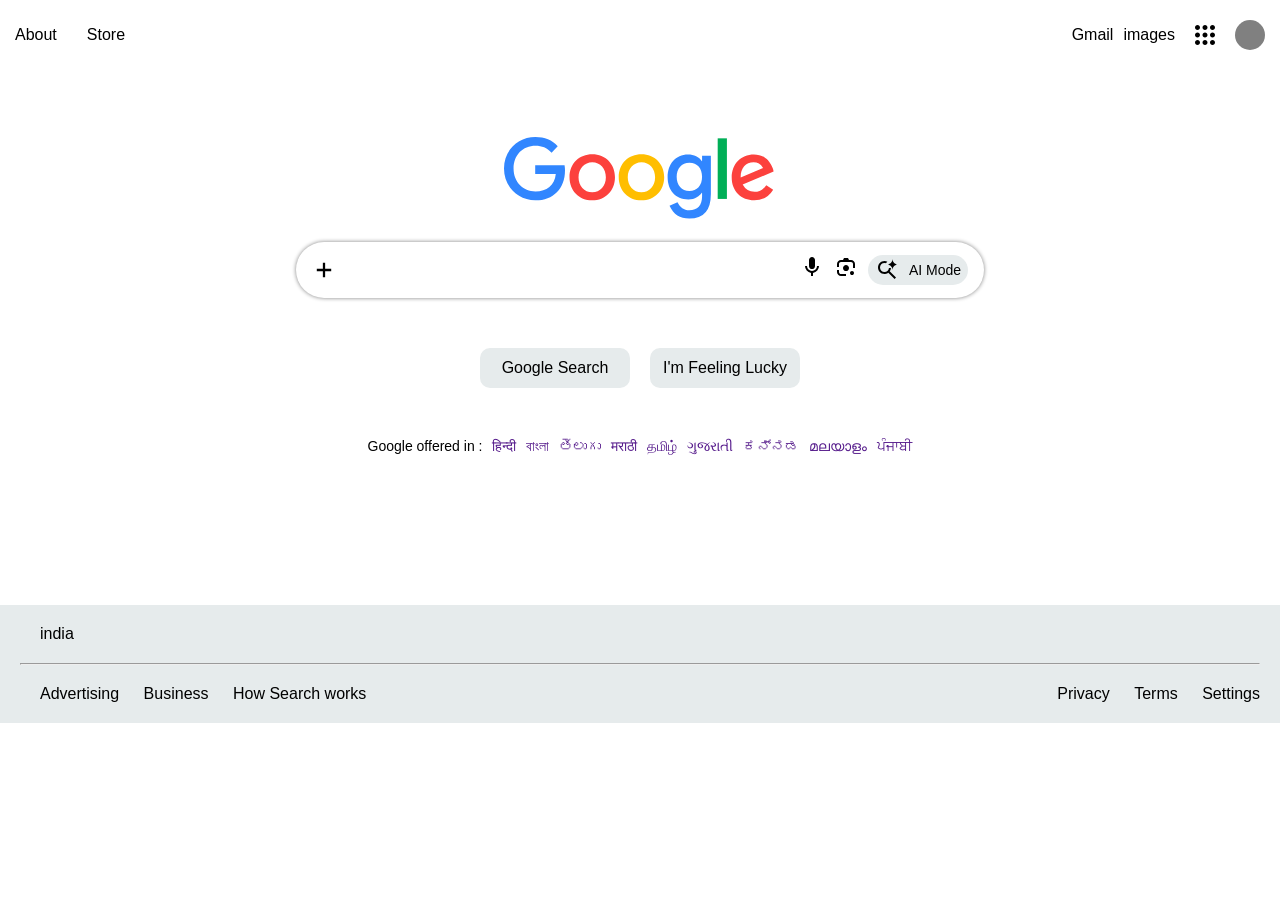
<file: google_search_page/index.html>
<!DOCTYPE html>
<html lang="en">

<head>
    <meta charset="UTF-8">
    <meta name="viewport" content="width=device-width, initial-scale=1.0">
    <link rel="stylesheet" href="style.css">
    <title>Google</title>
</head>

<body>
    <header>
        <div class="flex-header-parant">
            <div class="flex-header-child-1">
                <a href="" class="menu-1">About</a>
                <a href="" class="menu-1">Store</a>
            </div>
            <div class="flex-header-child-2">
                <a href="" class="menu-2">Gmail</a>
                <a href="" class="menu-2">images</a>
                <div class="menu-icon">
                    <svg class="gb_H" aria-hidden="true" focusable="false" viewBox="0 0 24 24">
                        <path
                            d="M6,8c1.1,0 2,-0.9 2,-2s-0.9,-2 -2,-2 -2,0.9 -2,2 0.9,2 2,2zM12,20c1.1,0 2,-0.9 2,-2s-0.9,-2 -2,-2 -2,0.9 -2,2 0.9,2 2,2zM6,20c1.1,0 2,-0.9 2,-2s-0.9,-2 -2,-2 -2,0.9 -2,2 0.9,2 2,2zM6,14c1.1,0 2,-0.9 2,-2s-0.9,-2 -2,-2 -2,0.9 -2,2 0.9,2 2,2zM12,14c1.1,0 2,-0.9 2,-2s-0.9,-2 -2,-2 -2,0.9 -2,2 0.9,2 2,2zM16,6c0,1.1 0.9,2 2,2s2,-0.9 2,-2 -0.9,-2 -2,-2 -2,0.9 -2,2zM12,8c1.1,0 2,-0.9 2,-2s-0.9,-2 -2,-2 -2,0.9 -2,2 0.9,2 2,2zM18,14c1.1,0 2,-0.9 2,-2s-0.9,-2 -2,-2 -2,0.9 -2,2 0.9,2 2,2zM18,20c1.1,0 2,-0.9 2,-2s-0.9,-2 -2,-2 -2,0.9 -2,2 0.9,2 2,2z">
                        </path>
                        <image src="https://ssl.gstatic.com/gb/images/bar/al-icon.png" alt="" height="24" width="24"
                            style="border:none;display:none \9"></image>
                    </svg>
                </div>
                <div class="profile">
                </div>
            </div>
        </div>
    </header>
    <section>
        <div class="section-container-1">
            <div class="web-logo">
                <svg class="ESTs9d" aria-label="Google" height="92" role="img" viewBox="0 0 272 92" width="272"
                    xmlns="http://www.w3.org/2000/svg">
                    <path
                        d="M31.32 70.33c17.65.17 29.67-11.68 29.67-29.92q.01-2.29-.43-5.08H31.2v8.76h20.6c-1.1 11.47-9.18 17.44-20.27 17.44-12.44 0-21.96-9.35-21.96-22.94 0-13.41 9.1-22.77 21.96-22.77 6.48 0 11.26 2 16.04 6.9l6.14-6.43c-5.38-6.3-13.16-9.31-22.3-9.31C13.7 6.98 0 20.27 0 38.46c0 17.4 13.25 31.7 31.32 31.87"
                        fill="#3186FF"></path>
                    <path
                        d="M88.2 70.33c13.2 0 22.77-9.69 22.77-23.15 0-13.2-9.35-22.98-22.77-22.98-12.7 0-22.68 9.02-22.68 22.98 0 13.33 9.43 23.15 22.68 23.15m0-8.04c-8.04 0-13.67-6.6-13.67-15.1s5.93-14.95 13.67-14.95c8.17 0 13.67 6.6 13.67 14.94 0 8.64-5.63 15.11-13.67 15.11"
                        fill="#FC413D"></path>
                    <path
                        d="M137.42 70.33c13.29 0 22.77-9.73 22.77-23.15 0-13.2-9.35-22.98-22.77-22.98-12.7 0-22.68 9.02-22.68 22.98 0 13.33 9.43 23.15 22.68 23.15m0-8.04c-8.04 0-13.67-6.6-13.67-15.1s5.93-14.95 13.67-14.95c8.17 0 13.67 6.6 13.67 14.94 0 8.64-5.63 15.11-13.67 15.11"
                        fill="#FFBE00"></path>
                    <path
                        d="M185.37 88.57q21.51 0 21.5-24.63V25.77h-8.8v5.37h-.17c-2.75-4.27-7.96-6.68-13.84-6.68-12.7 0-20.44 9.69-20.44 22.6 0 12.86 7.53 22.34 20.78 22.34 6.52 0 11.34-3.72 13.37-6.77h.3v3.94c0 8.67-4.49 13.8-12.82 13.8-5.46 0-9.1-3.01-11.77-8.05l-7.96 3.52c4.2 8.84 10.16 12.73 19.85 12.73m0-27.55c-7.74 0-12.7-5.71-12.7-14.22 0-8.2 4.92-14.13 12.75-14.13s12.65 5.5 12.65 14.09c0 8.68-5.08 14.26-12.7 14.26"
                        fill="#3186FF"></path>
                    <path d="M222.91 8.33h-9.22v60.6h9.22z" fill="#00AF57"></path>
                    <path
                        d="M250.17 70.25a22.1 22.1 0 0 0 19-10.54l-6.86-4.49c-3 4.2-7.1 6.6-11.72 6.6a13.6 13.6 0 0 1-11.93-7.23l30.93-13.12a20 20 0 0 0-.84-3.22c-3.69-9.48-10.12-13.8-18.8-13.8-13.24 0-22.25 9.66-22.25 23.03 0 13.67 9.47 22.77 22.47 22.77m-13.5-22.81v-.51c0-8.76 5.03-14.64 12.95-14.64 3.76 0 7.15 1.69 9.44 5.67z"
                        fill="#FC413D"></path>
                </svg>
            </div>
        </div>
    </section>
    <section>
        <div class="section-container-2">
            <div class="input-field">
                <div class="add-icon">
                    <svg aria-hidden="true" focusable="false" viewBox="0 -960 960 960"
                        xmlns="http://www.w3.org/2000/svg">
                        <path d="M434.5-434.5H191.87v-91H434.5v-242.63h91v242.63h242.63v91H525.5v242.63h-91V-434.5Z"
                            fill="currentColor"></path>
                    </svg>
                </div>
                <input type="text">

                <div class="flex">
                    <div class="mic-icon">
                        <svg class="ByCvB" aria-hidden="true" focusable="false" viewBox="0 -960 960 960"
                            xmlns="http://www.w3.org/2000/svg">
                            <path
                                d="M480-400q-50 0-85-35t-35-85v-240q0-50 35-85t85-35q50 0 85 35t35 85v240q0 50-35 85t-85 35Zm-40 280v-123q-104-14-172-93t-68-184h80q0 83 58.5 141.5T480-320q83 0 141.5-58.5T680-520h80q0 105-68 184t-172 93v123h-80Z"
                                fill="currentColor"></path>
                        </svg>
                    </div>
                    <div class="lens-icon">
                        <svg class="hWdRGb" aria-hidden="true" focusable="false" viewBox="0 -960 960 960"
                            xmlns="http://www.w3.org/2000/svg">
                            <path
                                d="M480-320q-50 0-85-35t-35-85q0-50 35-85t85-35q50 0 85 35t35 85q0 50-35 85t-85 35Zm240 160q-33 0-56.5-23.5T640-240q0-33 23.5-56.5T720-320q33 0 56.5 23.5T800-240q0 33-23.5 56.5T720-160Zm-440 40q-66 0-113-47t-47-113v-80h80v80q0 33 23.5 56.5T280-200h200v80H280Zm480-320v-160q0-33-23.5-56.5T680-680H280q-33 0-56.5 23.5T200-600v120h-80v-120q0-66 47-113t113-47h80l40-80h160l40 80h80q66 0 113 47t47 113v160h-80Z"
                                fill="currentColor"></path>
                        </svg>
                    </div>
                    <div class="flex-icons">
                        <div class="search-icon">
                            <svg focusable="false" aria-hidden="true" xmlns="http://www.w3.org/2000/svg"
                                enable-background="new 0 0 24 24" height="24" viewBox="0 0 24 24" width="24">
                                <g>
                                    <rect fill="none" height="24" width="24"></rect>
                                </g>
                                <g>
                                    <g>
                                        <path
                                            d="M17.5 12c0-3.04 2.46-5.5 5.5-5.5-3.04 0-5.5-2.46-5.5-5.5 0 3.04-2.46 5.5-5.5 5.5 3.04 0 5.5 2.46 5.5 5.5z">
                                        </path>
                                        <path
                                            d="M15.65 11.58c.18-.5.27-1.03.31-1.58h-2c-.1 1.03-.51 1.93-1.27 2.69-.88.87-1.94 1.31-3.19 1.31C7.03 14 5 12.07 5 9.5 5 7.03 6.93 5 9.5 5c.46 0 .89.08 1.3.2l1.56-1.56C11.5 3.22 10.55 3 9.5 3 5.85 3 3 5.85 3 9.5S5.85 16 9.5 16c.56 0 2.26-.06 3.8-1.3l6.3 6.3 1.4-1.4-6.3-6.3c.4-.5.72-1.08.95-1.72z">
                                        </path>
                                    </g>
                                </g>
                            </svg>
                        </div>
                        <span>AI Mode</span>
                    </div>
                </div>
            </div>
        </div>
    </section>
    <section>
        <div class="section-container-3">
            <div class="flex-parant">
                <div class="child-element-1">Google Search</div>
                <div class="child-element-1">I'm Feeling Lucky</div>
            </div>
        </div>
    </section>
    <section>
        <div class="section-container-4">
            <div class="flex-parant-2">
                <div class="flex-element">
                    <ul>
                        <li class="list">Google offered in :</li>
                        <li class="list"><a href="">हिन्दी</a></li>
                        <li class="list"><a href="">বাংলা</a></li>
                        <li class="list"><a href="">తెలుగు</a></li>
                        <li class="list"><a href="">मराठी</a></li>
                        <li class="list"><a href="">தமிழ்</a></li>
                        <li class="list"><a href="">ગુજરાતી</a></li>
                        <li class="list"><a href="">ಕನ್ನಡ</a></li>
                        <li class="list"><a href="">മലയാളം</a></li>
                        <li class="list"><a href="">ਪੰਜਾਬੀ</a></li>
                    </ul>
                </div>
            </div>
        </div>
    </section>
    <footer>
        <div class="footer-container">
            <div class="footer-elements">
                <div class="location">
                    <p>india</p>
                </div>
                <hr>
                <div class="flex-footer">
                    <div class="element-1">
                        <a href="">Advertising</a>
                        <a href="">Business</a>
                        <a href="">How Search works</a>
                    </div>
                    <div class="element-1">
                        <a href="">Privacy</a>
                        <a href="">Terms</a>
                        <a href="">Settings</a>
                    </div>
                </div>
            </div>
        </div>
    </footer>
</body>

</html>
</file>
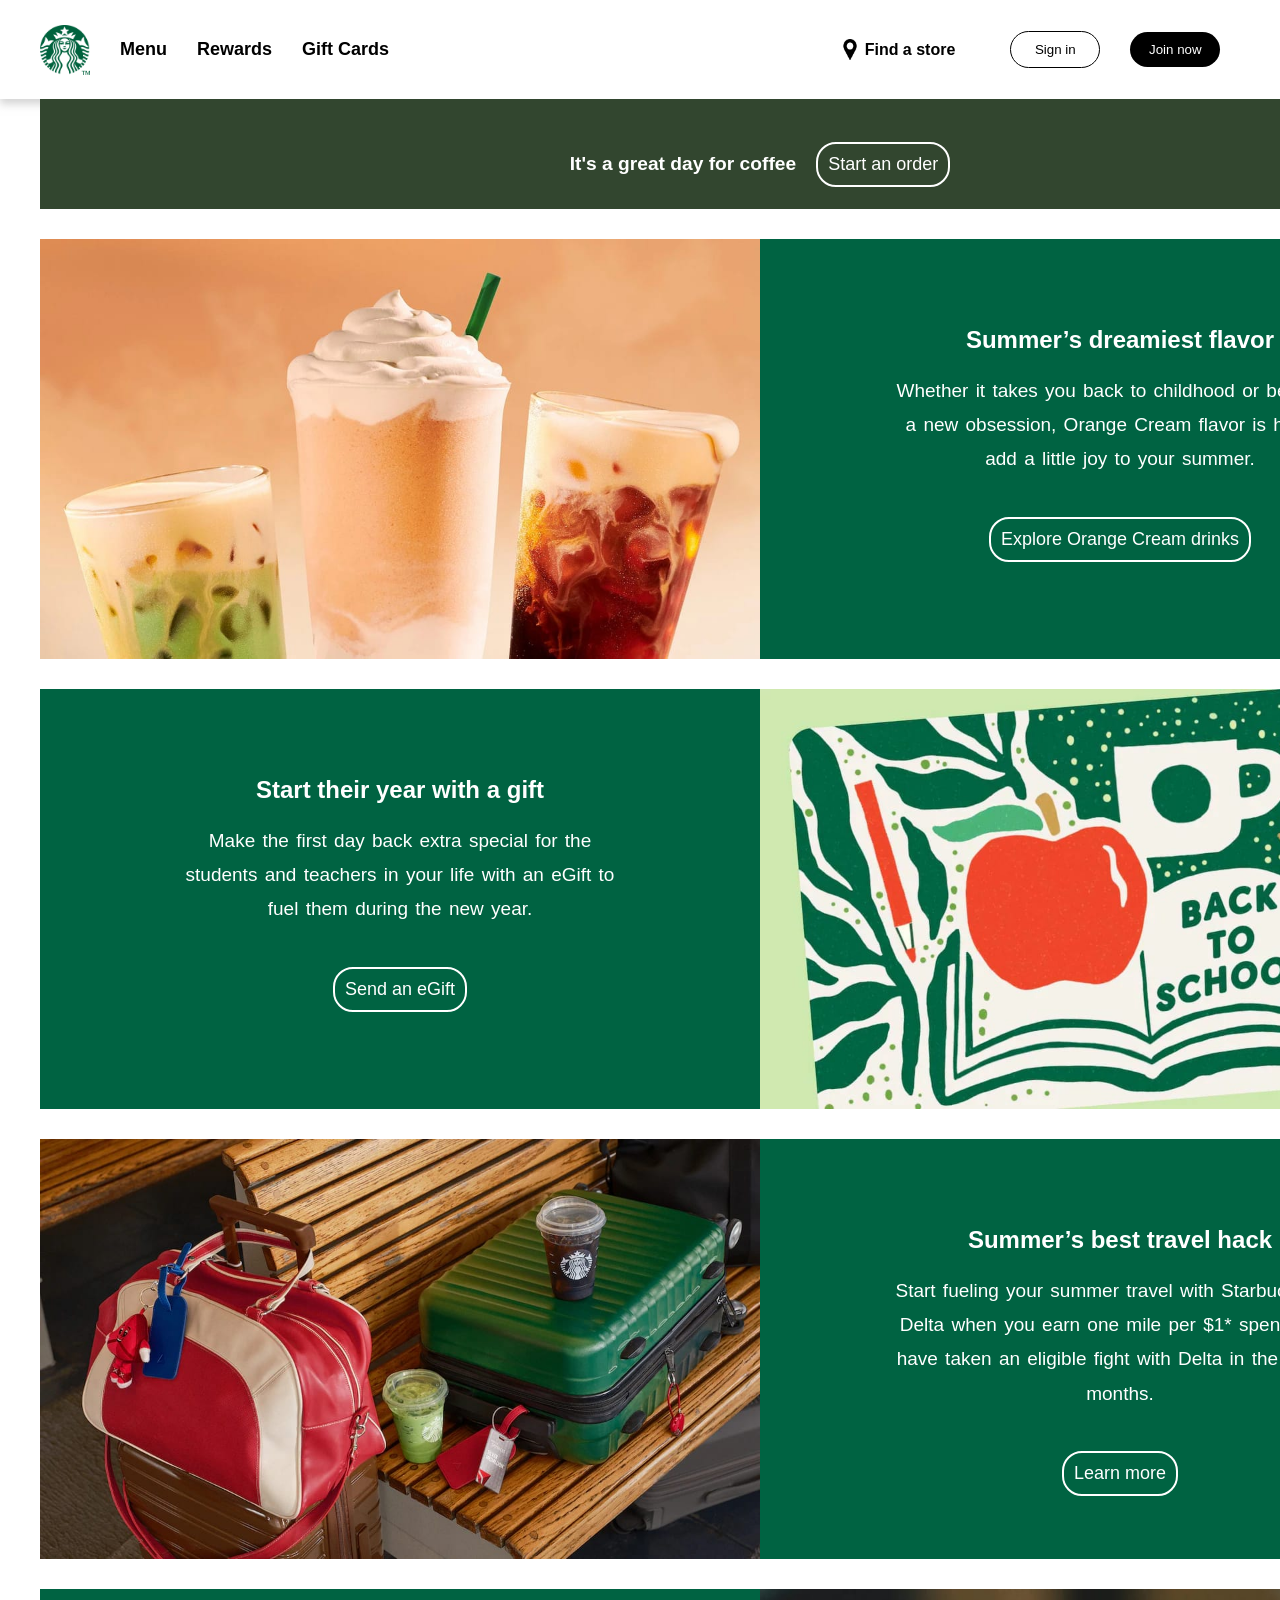
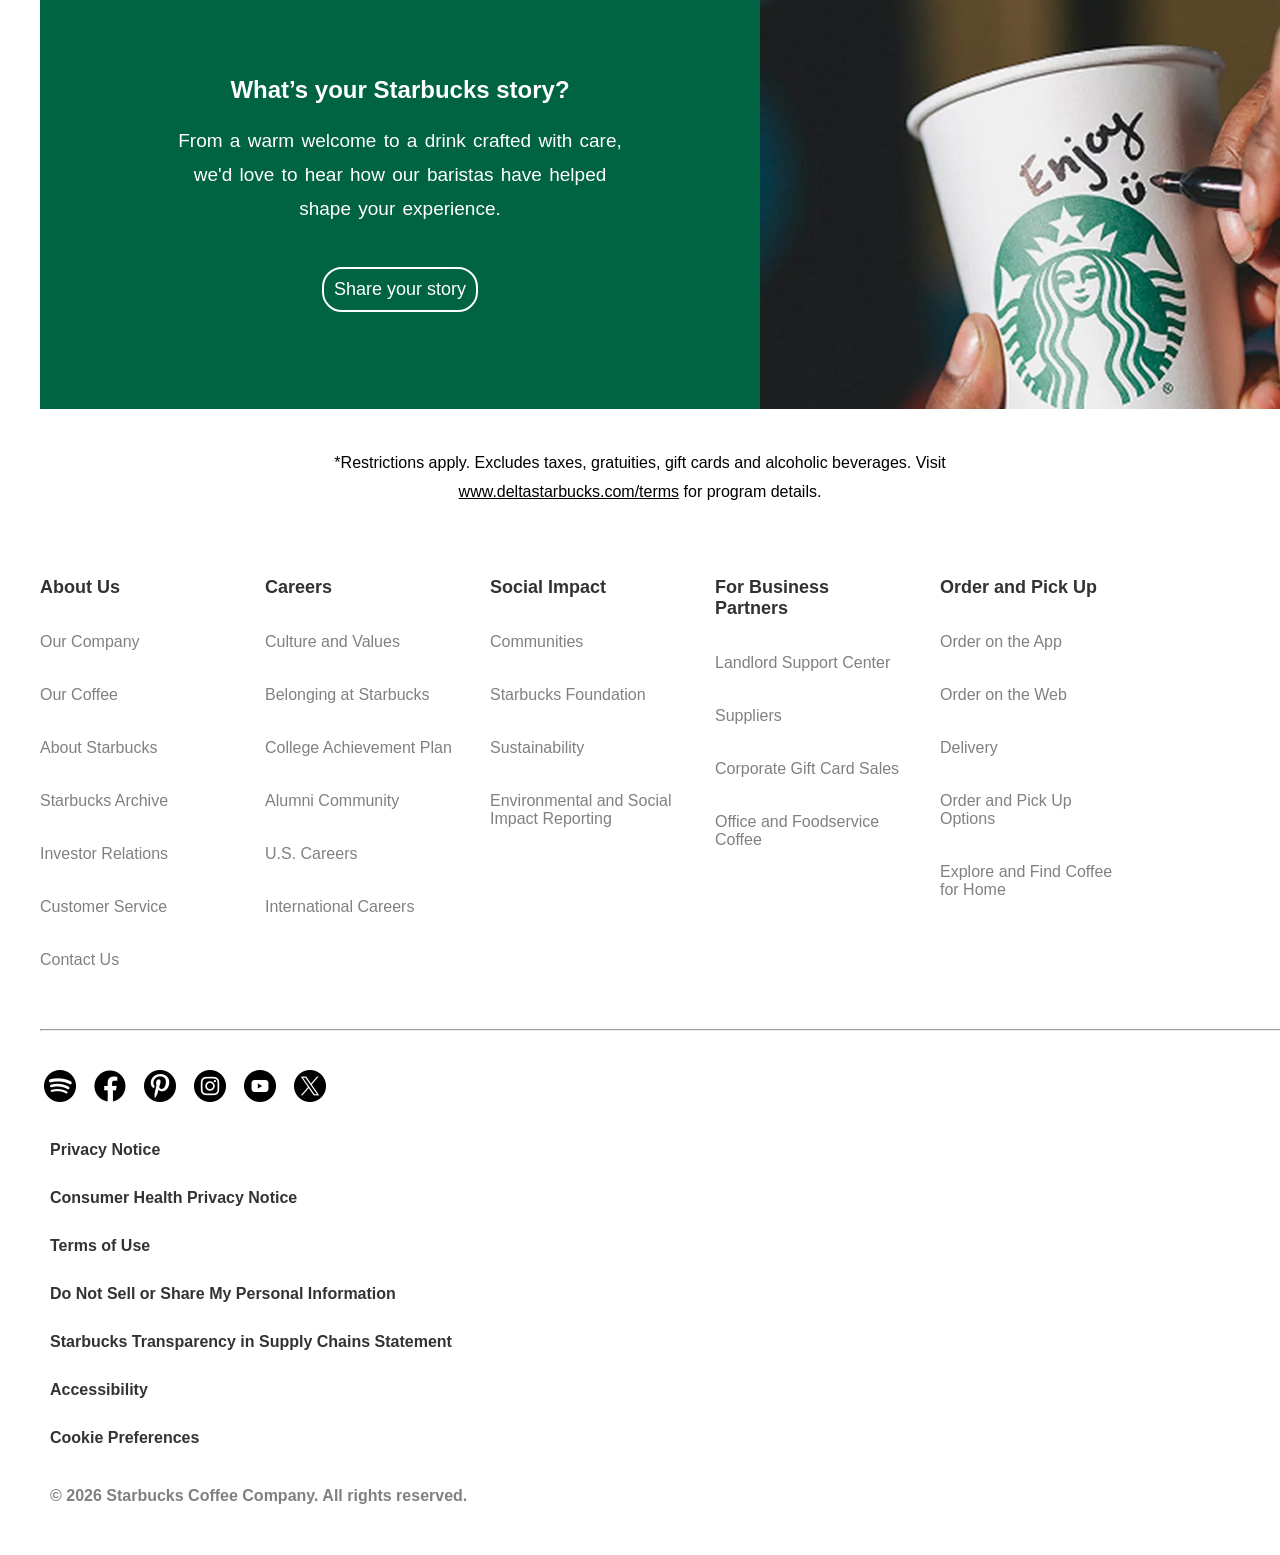
<file: starbucks/index.html>
<!DOCTYPE html>
<html lang="en">

<head>
    <meta charset="UTF-8">
    <meta name="viewport" content="width=device-width, initial-scale=1.0">
    <link rel="stylesheet" href="style.css">
    <link rel="icon" href="./icons/starbucks.png">
    <title>Starbucks</title>
</head>

<body>
    <header>
        <div class="header-parant">
            <div class="header-child-1">
                <div class="web-logo-">
                    <img src="./icons/starbucks.png" alt="logo" class="web-logo">
                </div>
                <div class="header-child-2">
                    <a href="menu.html">Menu</a>
                    <a href="#">Rewards</a>
                    <a href="#">Gift Cards</a>
                </div>
            </div>
            <div class="flex-menu-parant">
                <div class="header-child-3">
                    <img src="./icons/pin.png" alt="location-icon" class="locat-logo">
                    <a href="#">Find a store</a>
                    <button class="sign-btn">Sign in</button>
                    <button class="join-btn">Join now</button>
                </div>
            </div>
        </div>
    </header>
    <section>
        <div class="section-container-1">
            <div class="section-container-1-element">
                <p class="element-1">It's a great day for coffee </p>
                <a href="#" class="a-btn">Start an order</a>
            </div>
        </div>
    </section>
    <section>
        <div class="section-container-2">
            <div class="flex-section-container-element">
                <div class="image-element">
                    <img src="./assets/image1.jpeg" alt="image" class="image-element-1">
                </div>
                <div class="text-elment">
                    <div class="sub-text-elment">
                        <h2>
                            Summer’s dreamiest flavor
                        </h2>
                        <p>Whether it takes you back to childhood or becomes a new obsession,
                            Orange Cream flavor is here to add a little joy to your summer.
                        </p>
                        <a href="#" class="a-btn-1">Explore Orange Cream drinks</a>
                    </div>
                </div>
            </div>
        </div>
    </section>
    <section>
        <div class="section-container-2">
            <div class="flex-section-container-element">
                <div class="text-elment">
                    <div class="sub-text-elment">
                        <h2>
                            Start their year with a gift
                        </h2>
                        <p>Make the first day back extra special for the students and teachers in
                            your life with an eGift to fuel them during the new year.
                        </p>
                        <a href="#" class="a-btn-1">Send an eGift</a>
                    </div>
                </div>
                <div class="image-element">
                    <img src="./assets/image2.jpeg" alt="image" class="image-element-1">
                </div>

            </div>
        </div>
    </section>
    <section>
        <div class="section-container-2">
            <div class="flex-section-container-element">
                <div class="image-element">
                    <img src="./assets/image4.jpeg" alt="image" class="image-element-1">
                </div>
                <div class="text-elment">
                    <div class="sub-text-elment">
                        <h2>
                            Summer’s best travel hack
                        </h2>
                        <p>Start fueling your summer travel with Starbucks and Delta when you earn one mile per $1*
                            spent
                            if you have taken an eligible fight with Delta in the last 12 months.
                        </p>
                        <a href="#" class="a-btn-1">Learn more</a>
                    </div>
                </div>
            </div>
        </div>
    </section>
    <section>
        <div class="section-container-2">
            <div class="flex-section-container-element">
                <div class="text-elment">
                    <div class="sub-text-elment">
                        <h2>
                            What’s your Starbucks story?
                        </h2>
                        <p>From a warm welcome to a drink crafted with care, we'd love to hear
                            how our baristas have helped shape your experience.
                        </p>
                        <a href="#" class="a-btn-1">Share your story</a>
                    </div>
                </div>
                <div class="image-element">
                    <img src="./assets/image3.jpeg" alt="image" class="image-element-1">
                </div>

            </div>
        </div>
    </section>
    <section>
        <div class="section-container-3">
            <div class="section-container-info">
                <p>*Restrictions apply. Excludes taxes, gratuities, gift cards and alcoholic beverages. Visit <a
                        href="">www.deltastarbucks.com/terms</a> for program details.</p>
            </div>
        </div>
    </section>
    <footer>
        <div class="flex-footer-parant">
            <div class="footer-child">
                <div class="footer-element-1">
                    <h2 class="title-1">About Us</h2>
                    <ul class="list">
                        <li class="list-element"><a href="#">Our Company</a></li>
                        <li class="list-element"><a href="">Our Coffee</a></li>
                        <li class="list-element"><a href="">About Starbucks</a></li>
                        <li class="list-element"><a href="">Starbucks Archive</a></li>
                        <li class="list-element"><a href="">Investor Relations</a></li>
                        <li class="list-element"><a href="">Customer Service</a></li>
                        <li class="list-element"><a href="">Contact Us</a></li>
                    </ul>
                </div>
                <div class="footer-element-1">
                    <h2 class="title-1">Careers</h2>
                    <ul class="list">
                        <li class="list-element"><a href="#">Culture and Values</a></li>
                        <li class="list-element"><a href="">Belonging at Starbucks</a></li>
                        <li class="list-element"><a href="">College Achievement Plan</a></li>
                        <li class="list-element"><a href="">Alumni Community</a></li>
                        <li class="list-element"><a href="">U.S. Careers</a></li>
                        <li class="list-element"><a href="">International Careers</a></li>
                    </ul>
                </div>
                <div class="footer-element-1">
                    <h2 class="title-1">Social Impact</h2>
                    <ul class="list">
                        <li class="list-element"><a href="#">Communities</a></li>
                        <li class="list-element"><a href="">Starbucks Foundation</a></li>
                        <li class="list-element"><a href="">Sustainability</a></li>
                        <li class="list-element"><a href="">Environmental and Social Impact Reporting</a></li>
                    </ul>
                </div>
                <div class="footer-element-1">
                    <h2 class="title-1">For Business Partners</h2>
                    <ul class="list">
                        <li class="list-element"><a href="#">Landlord Support Center</a></li>
                        <li class="list-element"><a href="">Suppliers</a></li>
                        <li class="list-element"><a href="">Corporate Gift Card Sales</a></li>
                        <li class="list-element"><a href="">Office and Foodservice Coffee</a></li>
                    </ul>
                </div>
                <div class="footer-element-1">
                    <h2 class="title-1">Order and Pick Up</h2>
                    <ul class="list">
                        <li class="list-element"><a href="#">Order on the App</a></li>
                        <li class="list-element"><a href="">Order on the Web</a></li>
                        <li class="list-element"><a href="">Delivery</a></li>
                        <li class="list-element"><a href="">Order and Pick Up Options</a></li>
                        <li class="list-element"><a href="">Explore and Find Coffee for Home</a></li>
                    </ul>
                </div>
            </div>
            <hr>
            <div class="footer-child-2">
                <div class="flex-fotter-element-2">
                    <div class="social"><img src="./icons/spotify.png" alt="img" class="icon-img"></div>
                    <div class="social"><img src="./icons/facebook.png" alt="img" class="icon-img"></div>
                    <div class="social"><img src="./icons/social.png" alt="img" class="icon-img"></div>
                    <div class="social"><img src="./icons/instagram.png" alt="img" class="icon-img"></div>
                    <div class="social"><img src="./icons/youtube.png" alt="img" class="icon-img"></div>
                    <div class="social"><img src="./icons/twitter.png" alt="img" class="icon-img"></div>
                </div>
                <div class="flex-fotter-element-3">
                    <ul>
                        <li class="list2"><a href="">Privacy Notice</a></li>
                        <li class="list2"><a href="">Consumer Health Privacy Notice</a></li>
                        <li class="list2"><a href="">Terms of Use</a></li>
                        <li class="list2"><a href="">Do Not Sell or Share My Personal Information</a></li>
                        <li class="list2"><a href="">Starbucks Transparency in Supply Chains Statement</a></li>
                        <li class="list2"><a href="">Accessibility</a></li>
                        <li class="list2"><a href="">Cookie Preferences</a></li>
                    </ul>
                </div>
                <div class="flex-fotter-element-4">
                   <p class="date">
                    © 2026 Starbucks Coffee Company. All rights reserved.
                   </p> 
                </div>
            </div>
        </div>
    </footer>
</body>

</html>
</file>
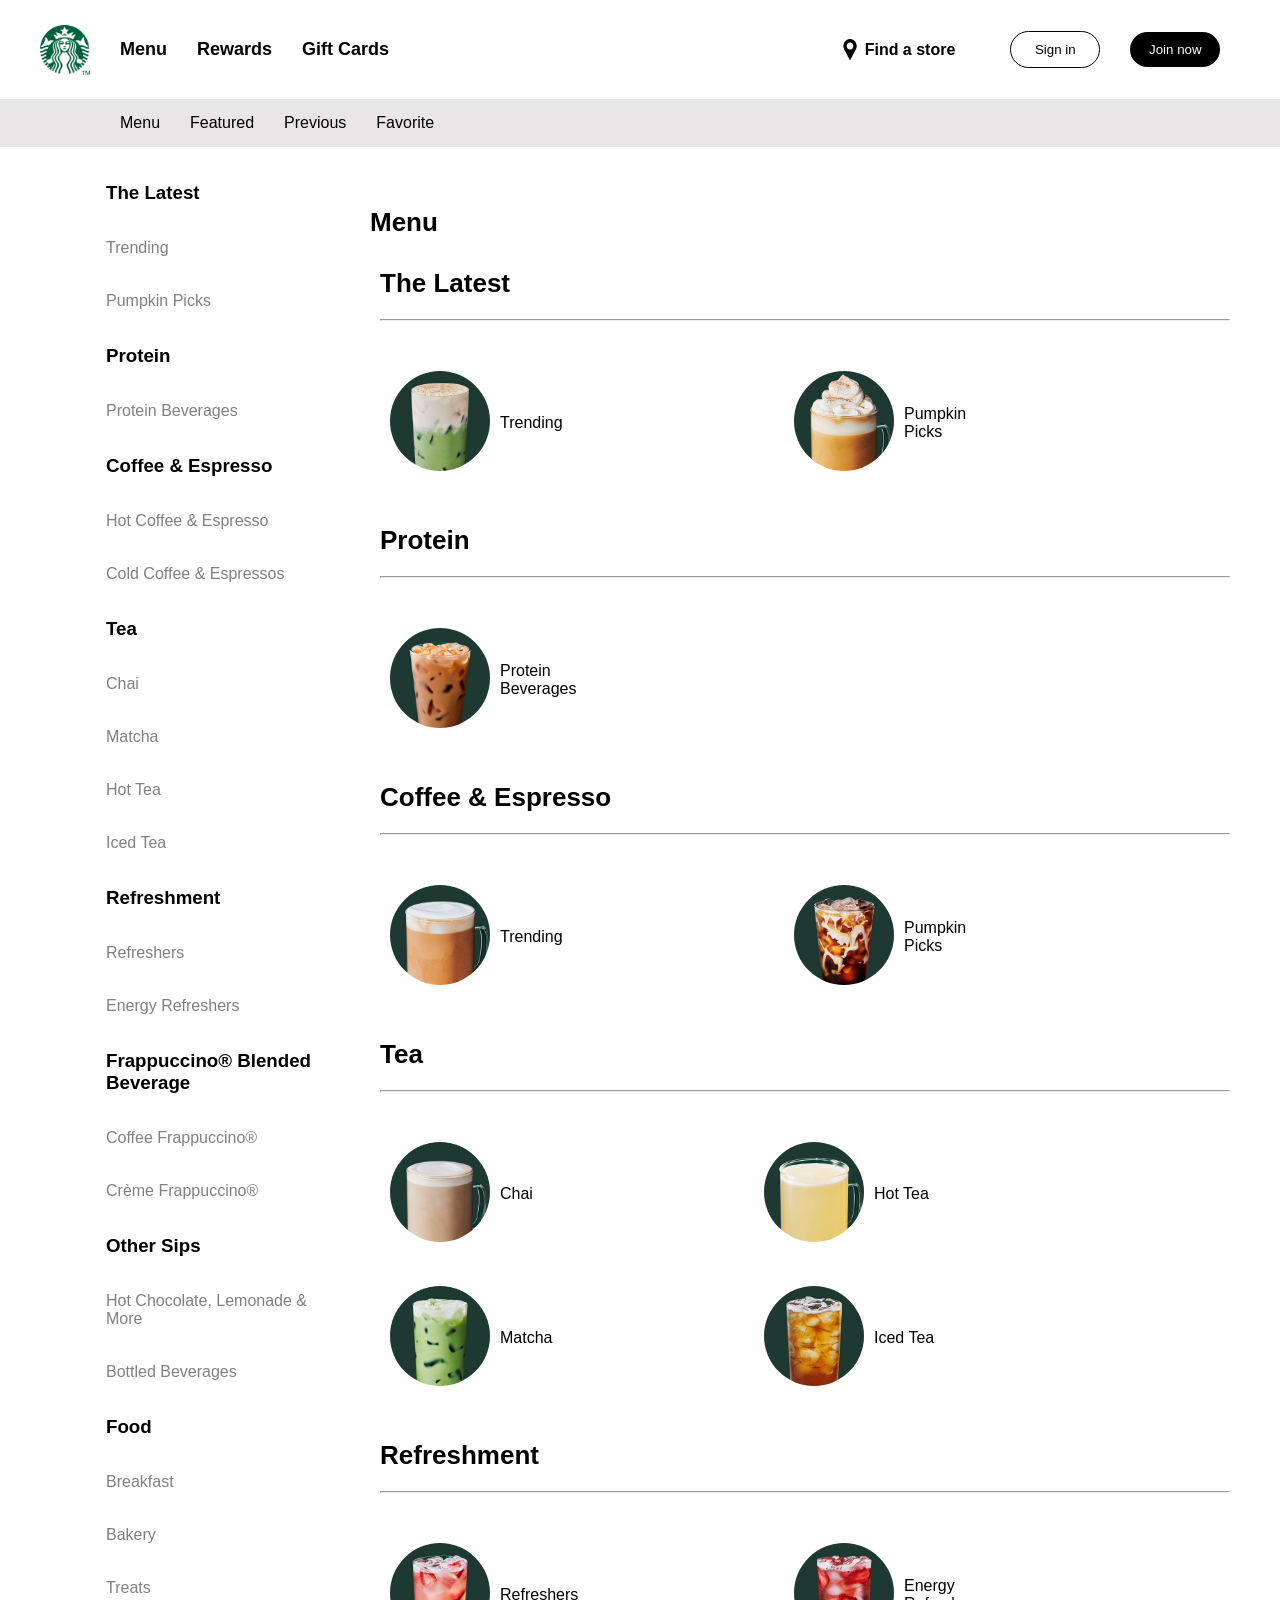
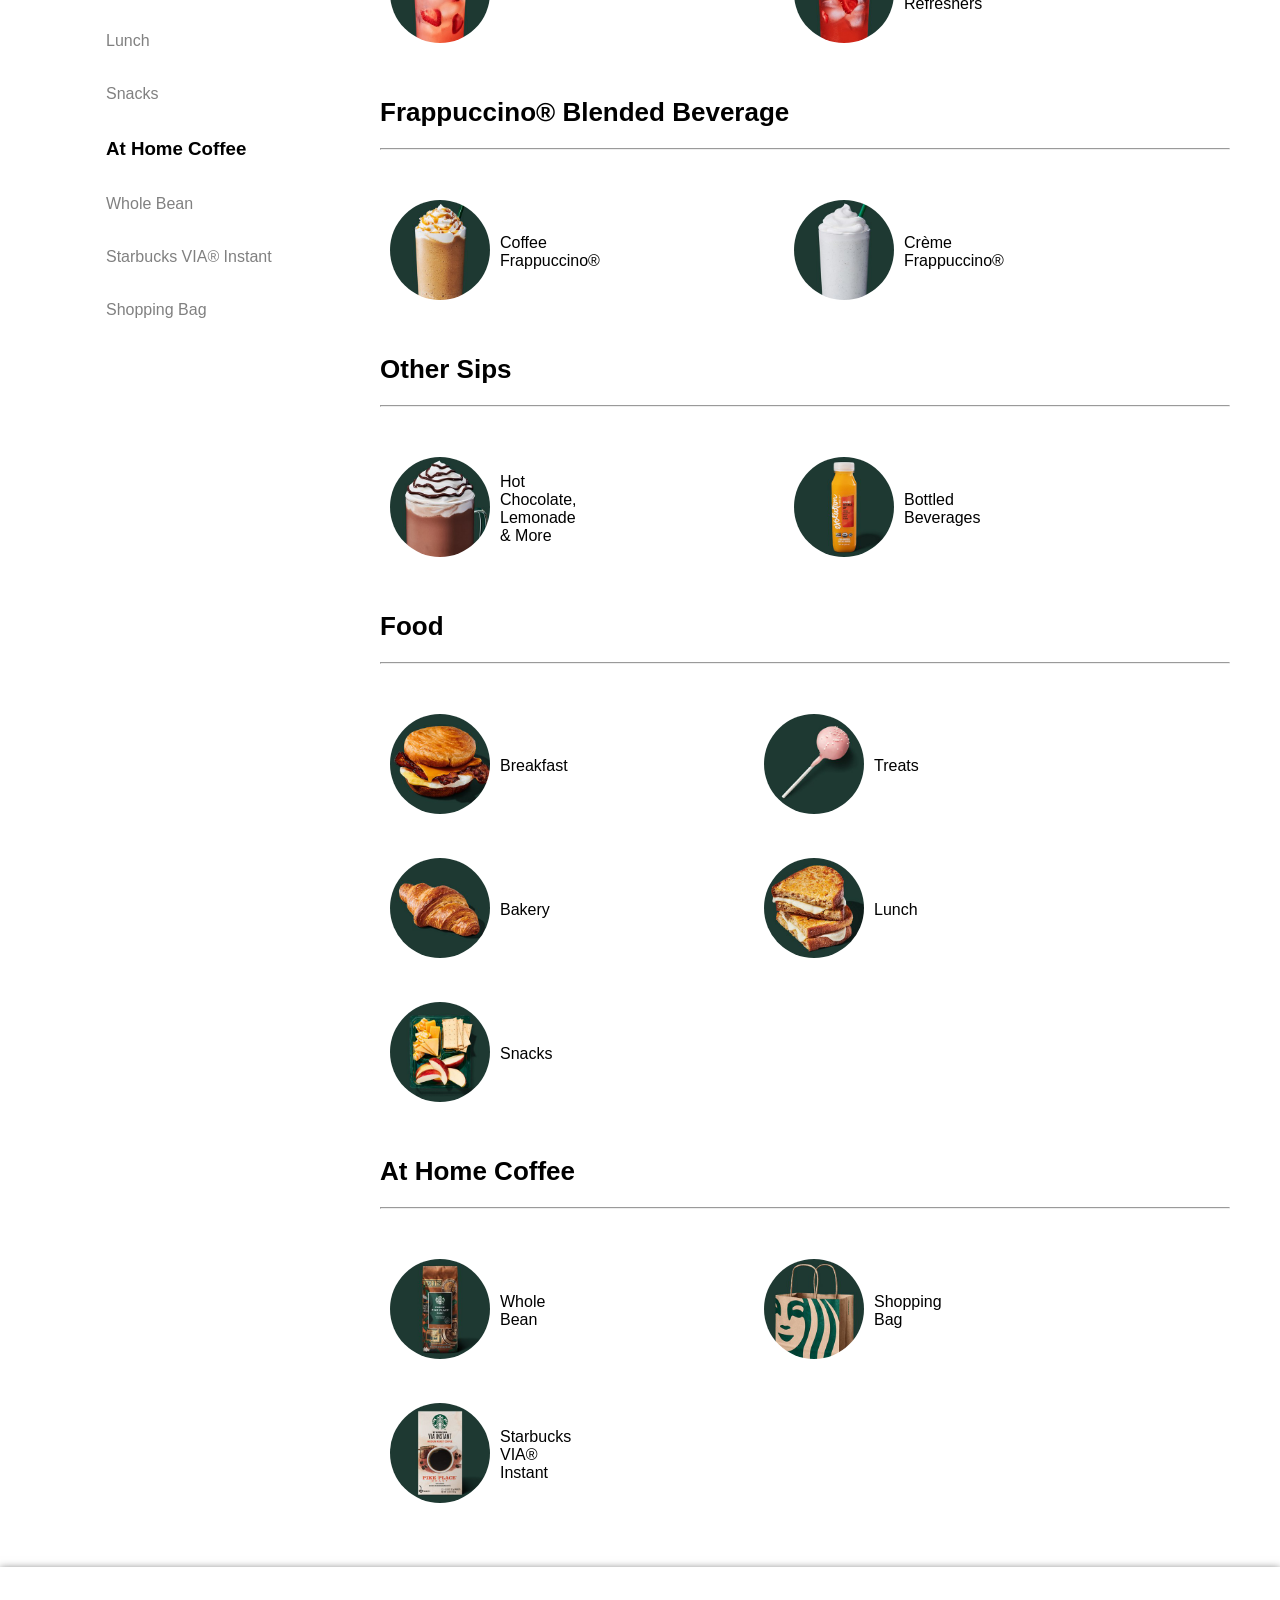
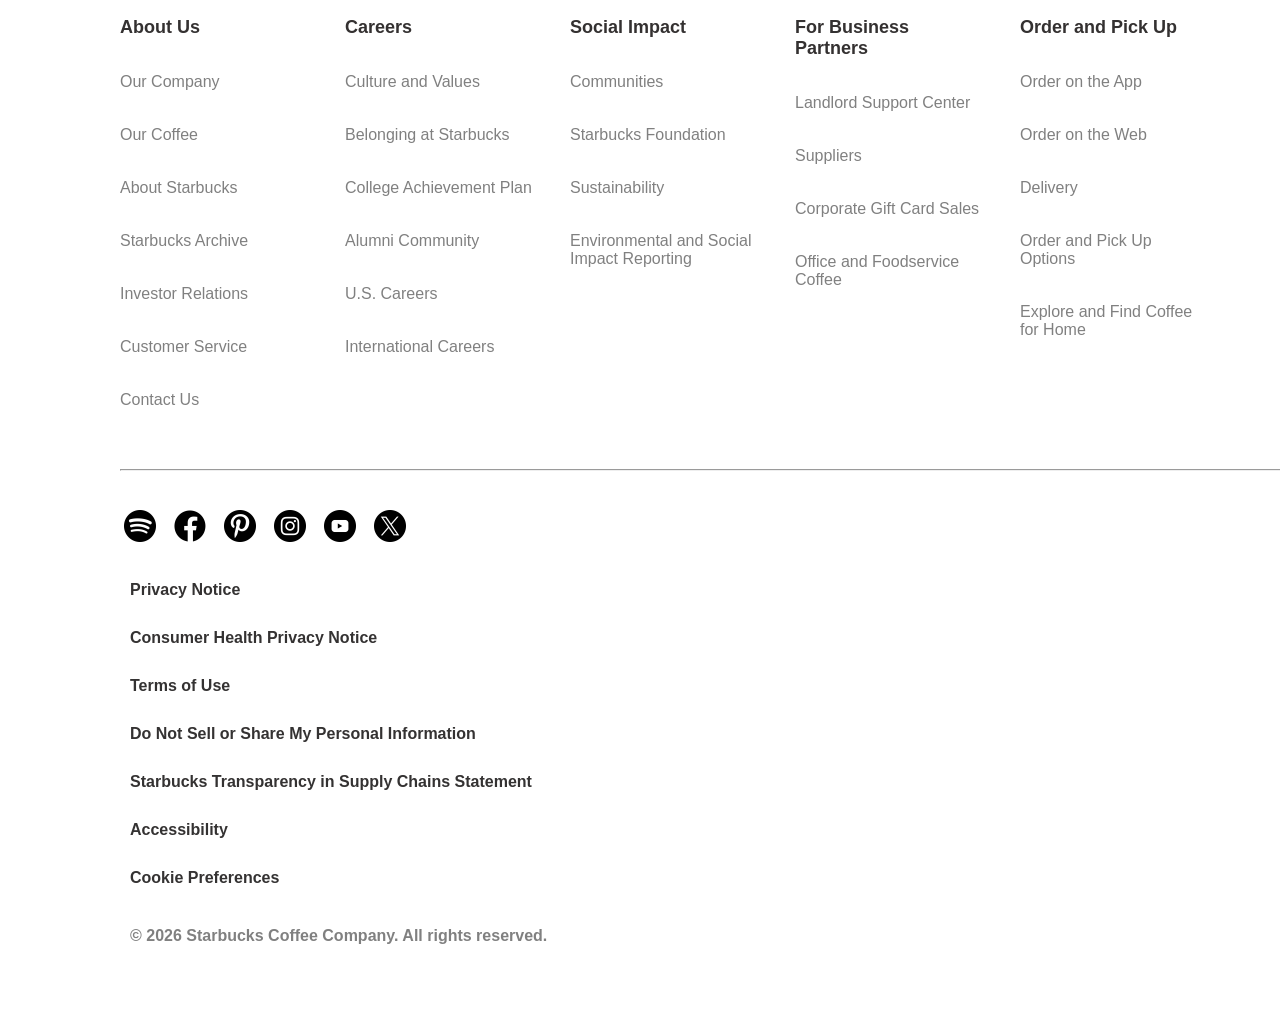
<file: starbucks/menu.html>
<!DOCTYPE html>
<html lang="en">

<head>
    <meta charset="UTF-8">
    <meta name="viewport" content="width=device-width, initial-scale=1.0">
    <link rel="stylesheet" href="menu.css">
    <link rel="icon" href="./icons/starbucks.png">
    <title>Starbucks</title>
</head>

<body>
    <header>
        <div class="header-parant">
            <div class="header-child-1">
                <div class="web-logo-">
                    <img src="./icons/starbucks.png" alt="logo" class="web-logo">
                </div>
                <div class="header-child-2">
                    <a href="#">Menu</a>
                    <a href="#">Rewards</a>
                    <a href="#">Gift Cards</a>
                </div>
            </div>
            <div class="flex-menu-parant">
                <div class="header-child-3">
                    <img src="./icons/pin.png" alt="location-icon" class="locat-logo">
                    <a href="#">Find a store</a>
                    <button class="sign-btn">Sign in</button>
                    <button class="join-btn">Join now</button>
                </div>
            </div>
        </div>
        <div class="header-parant-2">
            <div class="header-parant-contaier-2">
                <div class="flex-element">
                    <ul class="list-2">
                        <li><a href="">Menu</a></li>
                        <li><a href="">Featured</a></li>
                        <li><a href="">Previous</a></li>
                        <li><a href="">Favorite</a></li>
                    </ul>
                </div>
            </div>
        </div>
    </header>
    <section class="section-container">
        <div class="parant-container">
            <div class="parant-container">
                <div class="flex-menulist">
                    <div class="list">
                        <ul>
                            <li><a href="">
                                    <h3>The Latest</h3>
                                </a></li>
                            <li><a href="">Trending</a></li>
                            <li><a href="">Pumpkin Picks</a></li>
                        </ul>
                    </div>
                    <div class="list">
                        <ul>
                            <li><a href="">
                                    <h3>Protein</h3>
                                </a></li>
                            <li><a href="">Protein Beverages</a></li>
                        </ul>
                    </div>
                    <div class="list">
                        <ul>
                            <li><a href="">
                                    <h3>Coffee & Espresso</h3>
                                </a></li>
                            <li><a href="">Hot Coffee & Espresso</a></li>
                            <li><a href="">Cold Coffee & Espressos</a></li>
                        </ul>
                    </div>
                    <div class="list">
                        <ul>
                            <li><a href="">
                                    <h3>Tea</h3>
                                </a></li>
                            <li><a href="">Chai</a></li>
                            <li><a href="">Matcha</a></li>
                            <li><a href="">Hot Tea</a></li>
                            <li><a href="">Iced Tea</a></li>
                        </ul>
                    </div>
                    <div class="list">
                        <ul>
                            <li><a href="">
                                    <h3>Refreshment</h3>
                                </a></li>
                            <li><a href="">Refreshers</a></li>
                            <li><a href="">Energy Refreshers</a></li>
                        </ul>
                    </div>
                    <div class="list">
                        <ul>
                            <li><a href="">
                                    <h3>Frappuccino® Blended Beverage</h3>
                                </a></li>
                            <li><a href="">Coffee Frappuccino®</a></li>
                            <li><a href="">Crème Frappuccino®</a></li>
                        </ul>
                    </div>
                    <div class="list">
                        <ul>
                            <li><a href="">
                                    <h3>Other Sips</h3>
                                </a></li>
                            <li><a href="">Hot Chocolate, Lemonade & More</a></li>
                            <li><a href="">Bottled Beverages</a></li>
                        </ul>
                    </div>
                    <div class="list">
                        <ul>
                            <li><a href="">
                                    <h3>Food</h3>
                                </a></li>
                            <li><a href="">Breakfast</a></li>
                            <li><a href="">Bakery</a></li>
                            <li><a href="">Treats</a></li>
                            <li><a href="">Lunch</a></li>
                            <li><a href="">Snacks</a></li>
                        </ul>
                    </div>
                    <div class="list">
                        <ul>
                            <li><a href="">
                                    <h3>At Home Coffee</h3>
                                </a></li>
                            <li><a href="">Whole Bean</a></li>
                            <li><a href="">Starbucks VIA® Instant</a></li>
                            <li><a href="">Shopping Bag</a></li>
                        </ul>
                    </div>
                </div>
                <div class="menu-element">
                    <div class="flex-menuitem">
                        <div class="menu-title">
                            <h1>Menu</h1>
                        </div>
                        <div>
                            <div class="menu-sub-title">
                                <h1>The Latest</h1>
                                <hr>
                            </div>

                            <div class="menu-card">
                                <div class="menu-sub-card">
                                    <a href=""><img src="./assets/img5.jpeg" alt=""></a>
                                    <a href="">
                                        <p>Trending</p>
                                    </a>
                                </div>
                                <div class="menu-sub-card Cards">
                                    <a href=""><img src="./assets/img6.jpeg" alt=""></a>
                                    <a href="">
                                        <p>Pumpkin Picks</p>
                                    </a>
                                </div>
                            </div>
                        </div>
                        <div>
                            <div class="menu-sub-title">
                                <h1>Protein</h1>
                                <hr>
                            </div>
                            <div class="menu-card">
                                <div class="menu-sub-card">
                                    <a href=""><img src="./assets/img7.jpeg" alt=""></a>
                                    <a href="">
                                        <p>Protein Beverages</p>
                                    </a>
                                </div>
                            </div>
                        </div>
                        <div>
                            <div class="menu-sub-title">
                                <h1>Coffee & Espresso</h1>
                                <hr>
                            </div>
                            <div class="menu-card">
                                <div class="menu-sub-card">
                                    <a href=""><img src="./assets/img8.jpeg" alt=""></a>
                                    <a href="">
                                        <p>Trending</p>
                                    </a>
                                </div>
                                <div class="menu-sub-card Cards">
                                    <a href=""><img src="./assets/img9.jpeg" alt=""></a>
                                    <a href="">
                                        <p>Pumpkin Picks</p>
                                    </a>
                                </div>
                            </div>
                        </div>
                        <div>
                            <div class="menu-sub-title">
                                <h1>Tea</h1>
                                <hr>
                            </div>
                            <div class="flex-sub-header-card">
                                <div class="flex-sub-card">
                                    <div class="menu-sub-card">
                                        <a href=""><img src="./assets/img10.jpeg" alt=""></a>
                                        <a href="">
                                            <p>Chai</p>
                                        </a>
                                    </div>
                                    <div class="menu-sub-card Cards">
                                        <a href=""><img src="./assets/img11.jpeg" alt=""></a>
                                        <a href="">
                                            <p>Matcha</p>
                                        </a>
                                    </div>
                                </div>
                                <div class="flex-sub-card">
                                    <div class="menu-sub-card">
                                        <a href=""><img src="./assets/img12.jpeg" alt=""></a>
                                        <a href="">
                                            <p>Hot Tea</p>
                                        </a>
                                    </div>
                                    <div class="menu-sub-card Cards">
                                        <a href=""><img src="./assets/img13.jpeg" alt=""></a>
                                        <a href="">
                                            <p>Iced Tea</p>
                                        </a>
                                    </div>
                                </div>
                            </div>
                        </div>
                        <div>
                            <div class="menu-sub-title">
                                <h1>Refreshment</h1>
                                <hr>
                            </div>
                            <div class="menu-card">
                                <div class="menu-sub-card">
                                    <a href=""><img src="./assets/img14.jpeg" alt=""></a>
                                    <a href="">
                                        <p>Refreshers</p>
                                    </a>
                                </div>
                                <div class="menu-sub-card Cards">
                                    <a href=""><img src="./assets/img15.jpeg" alt=""></a>
                                    <a href="">
                                        <p>Energy Refreshers</p>
                                    </a>
                                </div>
                            </div>
                        </div>
                        <div>
                            <div class="menu-sub-title">
                                <h1>Frappuccino® Blended Beverage</h1>
                                <hr>
                            </div>
                            <div class="menu-card">
                                <div class="menu-sub-card">
                                    <a href=""><img src="./assets/img16.jpeg" alt=""></a>
                                    <a href="">
                                        <p>Coffee Frappuccino®</p>
                                    </a>
                                </div>
                                <div class="menu-sub-card Cards">
                                    <a href=""><img src="./assets/img17.jpeg" alt=""></a>
                                    <a href="">
                                        <p>Crème Frappuccino®</p>
                                    </a>
                                </div>
                            </div>
                        </div>
                        <div>
                            <div class="menu-sub-title">
                                <h1>Other Sips</h1>
                                <hr>
                            </div>
                            <div class="menu-card">
                                <div class="menu-sub-card">
                                    <a href=""><img src="./assets/img18.jpeg" alt=""></a>
                                    <a href="">
                                        <p>Hot Chocolate, Lemonade & More</p>
                                    </a>
                                </div>
                                <div class="menu-sub-card Cards">
                                    <a href=""><img src="./assets/img19.jpeg" alt=""></a>
                                    <a href="">
                                        <p>Bottled Beverages</p>
                                    </a>
                                </div>
                            </div>
                        </div>
                        <div>
                            <div class="menu-sub-title">
                                <h1>Food</h1>
                                <hr>
                            </div>
                            <div class="flex-sub-header-card">
                                <div class="flex-sub-card">
                                    <div class="menu-sub-card">
                                        <a href=""><img src="./assets/img20.jpeg" alt=""></a>
                                        <a href="">
                                            <p>Breakfast</p>
                                        </a>
                                    </div>
                                    <div class="menu-sub-card Cards">
                                        <a href=""><img src="./assets/img21.jpeg" alt=""></a>
                                        <a href="">
                                            <p>Bakery</p>
                                        </a>
                                    </div>
                                </div>
                                <div class="flex-sub-card">
                                    <div class="menu-sub-card">
                                        <a href=""><img src="./assets/img22.jpeg" alt=""></a>
                                        <a href="">
                                            <p>Treats</p>
                                        </a>
                                    </div>
                                    <div class="menu-sub-card Cards">
                                        <a href=""><img src="./assets/img23.jpeg" alt=""></a>
                                        <a href="">
                                            <p>Lunch</p>
                                        </a>
                                    </div>
                                </div>
                                <div class="flex-sub-card">
                                    <div class="menu-sub-card ">
                                        <a href=""><img src="./assets/img24.jpeg" alt=""></a>
                                        <a href="">
                                            <p>Snacks</p>
                                        </a>
                                    </div>
                                </div>
                            </div>
                        </div>
                        <div>
                            <div class="menu-sub-title">
                                <h1>At Home Coffee</h1>
                                <hr>
                            </div>
                            <div class="flex-sub-header-card">
                                <div class="flex-sub-card">
                                    <div class="menu-sub-card">
                                        <a href=""><img src="./assets/img25.jpeg" alt=""></a>
                                        <a href="">
                                            <p>Whole Bean</p>
                                        </a>
                                    </div>
                                    <div class="menu-sub-card Cards">
                                        <a href=""><img src="./assets/img27.jpeg" alt=""></a>
                                        <a href="">
                                            <p>Starbucks VIA® Instant</p>
                                        </a>
                                    </div>
                                </div>
                                <div class="flex-sub-card">
                                    <div class="menu-sub-card ">
                                        <a href=""><img src="./assets/img26.jpeg" alt=""></a>
                                        <a href="">
                                            <p>Shopping Bag</p>
                                        </a>
                                    </div>
                                </div>
                            </div>
                        </div>
                    </div>
                </div>
            </div>
    </section>
    <footer>
        <div class="flex-footer-parant">
            <div class="footer-child">
                <div class="footer-element-1">
                    <h2 class="title-1">About Us</h2>
                    <ul class="list">
                        <li class="list-element"><a href="#">Our Company</a></li>
                        <li class="list-element"><a href="">Our Coffee</a></li>
                        <li class="list-element"><a href="">About Starbucks</a></li>
                        <li class="list-element"><a href="">Starbucks Archive</a></li>
                        <li class="list-element"><a href="">Investor Relations</a></li>
                        <li class="list-element"><a href="">Customer Service</a></li>
                        <li class="list-element"><a href="">Contact Us</a></li>
                    </ul>
                </div>
                <div class="footer-element-1">
                    <h2 class="title-1">Careers</h2>
                    <ul class="list">
                        <li class="list-element"><a href="#">Culture and Values</a></li>
                        <li class="list-element"><a href="">Belonging at Starbucks</a></li>
                        <li class="list-element"><a href="">College Achievement Plan</a></li>
                        <li class="list-element"><a href="">Alumni Community</a></li>
                        <li class="list-element"><a href="">U.S. Careers</a></li>
                        <li class="list-element"><a href="">International Careers</a></li>
                    </ul>
                </div>
                <div class="footer-element-1">
                    <h2 class="title-1">Social Impact</h2>
                    <ul class="list">
                        <li class="list-element"><a href="#">Communities</a></li>
                        <li class="list-element"><a href="">Starbucks Foundation</a></li>
                        <li class="list-element"><a href="">Sustainability</a></li>
                        <li class="list-element"><a href="">Environmental and Social Impact Reporting</a></li>
                    </ul>
                </div>
                <div class="footer-element-1">
                    <h2 class="title-1">For Business Partners</h2>
                    <ul class="list">
                        <li class="list-element"><a href="#">Landlord Support Center</a></li>
                        <li class="list-element"><a href="">Suppliers</a></li>
                        <li class="list-element"><a href="">Corporate Gift Card Sales</a></li>
                        <li class="list-element"><a href="">Office and Foodservice Coffee</a></li>
                    </ul>
                </div>
                <div class="footer-element-1">
                    <h2 class="title-1">Order and Pick Up</h2>
                    <ul class="list">
                        <li class="list-element"><a href="#">Order on the App</a></li>
                        <li class="list-element"><a href="">Order on the Web</a></li>
                        <li class="list-element"><a href="">Delivery</a></li>
                        <li class="list-element"><a href="">Order and Pick Up Options</a></li>
                        <li class="list-element"><a href="">Explore and Find Coffee for Home</a></li>
                    </ul>
                </div>
            </div>
            <hr>
            <div class="footer-child-2">
                <div class="flex-fotter-element-2">
                    <div class="social"><img src="./icons/spotify.png" alt="img" class="icon-img"></div>
                    <div class="social"><img src="./icons/facebook.png" alt="img" class="icon-img"></div>
                    <div class="social"><img src="./icons/social.png" alt="img" class="icon-img"></div>
                    <div class="social"><img src="./icons/instagram.png" alt="img" class="icon-img"></div>
                    <div class="social"><img src="./icons/youtube.png" alt="img" class="icon-img"></div>
                    <div class="social"><img src="./icons/twitter.png" alt="img" class="icon-img"></div>
                </div>
                <div class="flex-fotter-element-3">
                    <ul>
                        <li class="list2"><a href="">Privacy Notice</a></li>
                        <li class="list2"><a href="">Consumer Health Privacy Notice</a></li>
                        <li class="list2"><a href="">Terms of Use</a></li>
                        <li class="list2"><a href="">Do Not Sell or Share My Personal Information</a></li>
                        <li class="list2"><a href="">Starbucks Transparency in Supply Chains Statement</a></li>
                        <li class="list2"><a href="">Accessibility</a></li>
                        <li class="list2"><a href="">Cookie Preferences</a></li>
                    </ul>
                </div>
                <div class="flex-fotter-element-4">
                    <p class="date">
                        © 2026 Starbucks Coffee Company. All rights reserved.
                    </p>
                </div>
            </div>
        </div>
    </footer>
</body>

</html>
</file>
<file: google_search_page/style.css>
* {
    margin: 0;
    padding: 0;
    box-sizing: border-box;
}

body {
    font-family: Arial, Helvetica, sans-serif;

}

.flex-header-child-2 svg {
    width: 30px;
    height: 30px;
}

.menu-icon {
    width: 40px;
    height: 40px;
    border-radius: 50%;
    display: flex;
    justify-content: center;
    align-items: center;
}

.menu-icon:hover {
    background: rgb(202, 198, 198);
}

.profile {
    width: 30px;
    height: 30px;
    border-radius: 50%;
    background: gray;
}

.flex-header-child-2 {
    display: flex;
    column-gap: 10px;
    justify-items: center;
    align-items: center;
    text-decoration: none;
    color: black;
}

.flex-header-child-2 a,
.flex-header-child-1 a {
    text-decoration: none;
    color: black;

}

.flex-header-parant {
    display: flex;
    justify-content: space-between;
    align-items: center;
    padding: 15px;
}

.flex-header-child-1 {
    display: flex;
    column-gap: 30px;
}

.flex-header-child-2 a:hover {
    text-decoration: underline;
}

.flex-header-child-1 a:hover {
    text-decoration: underline;
}

/* section 1 */

.web-logo {
    display: flex;
    justify-content: center;
    align-items: center;
    margin-top: 60px;
}

/* section 2 */

.add-icon,
.mic-icon,
.lens-icon,
.search-icon {
    width: 24px;
    height: 24px;
    cursor: pointer;

}

.flex-icons {
    display: flex;
    column-gap: 10px;
    border: none;
    width: 100px;
    height: 30px;
    background: rgb(230, 235, 236);
    border-radius: 30px;
    align-items: center;
    justify-content: center
}

.flex-icons span {
    font-size: 14px;
}

.flex {
    display: flex;
    column-gap: 10px;
}

.input-field {
    width: 688px;
    height: 56px;
    display: flex;
    /* border: 1px gray solid; */
    justify-content: space-around;
    align-items: center;
    border-radius: 30px;
    box-shadow: 0 0 4px gray;
}

.input-field input {
    border: none;
    width: 400px;
    height: 30px;
    outline: none;

}

.section-container-2 {
    display: flex;
    justify-content: center;
    margin-top: 20px;
}

/* section 3 */

.child-element-1 {
    width: 150px;
    height: 40px;
    background: rgb(230, 235, 236);
    display: flex;
    justify-content: center;
    align-items: center;
    border-radius: 10px;
}

.flex-parant {
    display: flex;
    justify-content: center;
    column-gap: 20px;
    margin-top: 50px;
}

.flex-parant div:hover {
    border: 2px rgb(200, 205, 206) solid;
}

/* section 4 */
.flex-parant-2 {
    display: flex;
    justify-content: center;
    column-gap: 20px;
    margin-top: 50px;
    font-size: 14px;
}

.flex-element ul {
    display: flex;
    column-gap: 10px;
}

.list {
    list-style: none;
}

.list a {
    text-decoration: none;
}

.list a:hover {
    text-decoration: underline;
}

/* footer */

.footer-container {
    margin-top: 150px;
    background: rgb(230, 235, 236);

}

.footer-elements {
    padding: 20px;
}

.location {
    margin-left: 20px;
    margin-bottom: 20px;

}

.flex-footer {
    display: flex;
    justify-content: space-between;
    margin-top: 20px;
}

.element-1 a {
    text-decoration: none;
    margin-left: 20px;
    color: black;
}

/* hr {
    width: 1500px;
    margin-right: 30px;
} */

.element-1 a:hover {
    text-decoration: underline;
}

@media (max-width:550px) {
    .input-field {
        width: 330px;
    }

    .input-field input {
        width: 100px;
        margin-left: 20px;

    }
    .web-logo{
        margin-top: 20px;
    }
    .list{
        font-size: 13px;
    }
    .flex-element ul{
        column-gap: 3px;
    }
    .flex-footer{
        flex-direction: column;
        text-align: center;
        row-gap: 10px;
    }
}
</file>
<file: starbucks/style.css>
* {
    margin: 0;
    padding: 0;
    box-sizing: border-box;

}

body {
    font-family:sans-serif;
}

/* header style */
.web-logo {
    width: 50px;
    height: 50px;
}

.locat-logo {
    width: 20px;
    height: 21px;
}

.web-logo- {
    margin-top: 25px;
}

.header-parant {
    display: flex;
    height: 99px;
    justify-content: space-between;
    box-shadow: 0px 5px 8px rgba(170, 169, 169, 0.5);

}

.header-child-2 a {
    font-size: large;
    text-decoration: none;
    color: black;
    font-weight: bolder;
}

.header-child-3 {
    display: flex;
    justify-content: center;
    align-items: center;
    column-gap: 30px;
    width: 500px;

}

.header-child-3 a {
    position: relative;
    right: 25px;
    text-decoration: none;
    color: black;
    font-weight: bolder;
}

.header-child-2 {
    display: flex;
    justify-content: center;
    align-items: center;
    column-gap: 30px;
    margin-left: 30px;
}

.header-child-1 {
    display: flex;
    margin-left: 40px;
}

.sign-btn,
.join-btn {
    padding: 10px;
    border: none;
    width: 90px;
    border-radius: 30px;
    cursor: pointer;
}

.join-btn {
    background: black;
    color: white;
}

.sign-btn {
    background: white;
    color: black;
    border: 1px black solid;
}
.sign-btn:hover{
    background: rgb(203, 198, 198);
}
.join-btn:hover{
    background: rgb(60, 58, 58);
}

.flex-menu-parant {
    display: flex;
}
.header-child-2 a:hover{
    color:#00754a ;
}
.header-child-3 a:hover{
    color:#00754a ;
 
}

/* section 1 */
.section-container-1 {
    width: 1440px;
    height: 110px;
    background: #32462f;
    margin-left: 40px;
    display: flex;
    justify-content: center;
    align-items: center;

}

.section-container-1-element {
    display: flex;
    align-items: center;
    column-gap: 20px;
    margin-top: 20px
}

.element-1 {
    font-size: larger;
    font-weight: bolder;
    color: white;
}

.a-btn {
    font-size: large    ;
    color: white;
    text-decoration: none;
    border: 2px white solid;
    padding: 10px;
    border-radius: 20px;

}
.a-btn:hover{
    background: #00754a;
}
 /* section 2 */
.section-container-2{
    width: 1500px;
    height: 420px;
}
.image-element-1{
    width: 720px;
    height: 420px;
}
.flex-section-container-element{
    display: flex;
    margin-left: 40px;
    margin-top: 30px;
}
.text-elment{
    width: 720px;
    height: 420px; 
    display: flex;
    align-items: center;
    justify-content: center;
    background: #006342;
}
.sub-text-elment{
    padding: 30px;
    display: flex;
    flex-direction: column;
    align-items: center;
    row-gap: 20px;
    width: 517px;
    height: 226px;
    color: white;
    margin-top: -80px;

}
.sub-text-elment p{
    font-size: 19px;
    line-height: 1.8;
    word-spacing: 2px;
    text-align: center;
}
.a-btn-1 {
    font-size: 18px;
    color: white;
    text-decoration: none;
    border: 2px white solid;
    padding: 10px;
    border-radius: 20px;
    margin-top: 20px;
}
.a-btn-1:hover{
    background: #134633;
}
.section-container-info{
    text-align: center;
    width: 646px;

}
.section-container-info p{
    line-height: 1.8;
}
.section-container-info a{
    color: black;
}
.section-container-3{
    display: flex;
    justify-content: center;
    align-items: center;
    padding: 40px;

}
.flex-footer-parant{
    margin-left: 40px;
    margin-top: 30px;
}
.list li{
    list-style: none;
    margin-top: 35px;
    color: gray;
}
.list a{
    color: grey;
    text-decoration: none;
}
.title-1{
    color: rgb(52, 49, 49);
    font-size: large;

}
.footer-child{
    display: flex;
    column-gap: 35px;
}
.footer-element-1{
    width: 190px;
}
hr{
    margin-top: 60px;
    width: 1420px;
    height: 1px;
}
.icon-img{
    width: 32px;
    width: 32px;
}
.social{
    display: flex;
    align-items: center;
    justify-content: center;
    width: 50px;
    height: 50px;
    border-radius: 50%;
}
.flex-fotter-element-2{
    display: flex;
    margin-left: -15px;

}
.social:hover{
    background: rgb(187, 184, 184);
    transition: all 1s ease;
}
.list2{
    list-style: none;
    margin-top: 30px;
    color: gray;
}
.list2 a{
    color: rgb(52, 50, 50);
    font-weight: 700;
    text-decoration: none;

}
.footer-child-2{
    margin-top: 30px;
    margin-left: 10px;
}
.list2 a:hover{
    text-decoration: underline;
}
.date{
    font-weight: 700;
    color: gray;
}
.flex-fotter-element-4{
    margin-top: 40px;
    margin-bottom: 50px;
}
</file>
<file: starbucks/menu.css>
* {
    margin: 0;
    padding: 0;
    box-sizing: border-box;

}

body {
    font-family:sans-serif;
}

/* header style */
.web-logo {
    width: 50px;
    height: 50px;
}

.locat-logo {
    width: 20px;
    height: 21px;
}

.web-logo- {
    margin-top: 25px;
}

.header-parant {
    display: flex;
    height: 99px;
    justify-content: space-between;
box-shadow: 0 8px 15px rgba(0, 0, 0, 0.3);
}

.header-child-2 a {
    font-size: large;
    text-decoration: none;
    color: black;
    font-weight: bolder;
}

.header-child-3 {
    display: flex;
    justify-content: center;
    align-items: center;
    column-gap: 30px;
    width: 500px;

}

.header-child-3 a {
    position: relative;
    right: 25px;
    text-decoration: none;
    color: black;
    font-weight: bolder;
}

.header-child-2 {
    display: flex;
    justify-content: center;
    align-items: center;
    column-gap: 30px;
    margin-left: 30px;
}

.header-child-1 {
    display: flex;
    margin-left: 40px;
}

.sign-btn,
.join-btn {
    padding: 10px;
    border: none;
    width: 90px;
    border-radius: 30px;
    cursor: pointer;
}

.join-btn {
    background: black;
    color: white;
}

.sign-btn {
    background: white;
    color: black;
    border: 1px black solid;
}
.sign-btn:hover{
    background: rgb(203, 198, 198);
}
.join-btn:hover{
    background: rgb(60, 58, 58);
}

.flex-menu-parant {
    display: flex;
}
.header-child-2 a:hover{
    color:#00754a ;
}
.header-child-3 a:hover{
    color:#00754a ;
 
}

.list-2{
    list-style: none;
    display: flex;
    column-gap: 30px;
    padding: 15px;
    a{
        text-decoration: none;
        color: black;
    }
    li:hover{
       text-decoration: underline;
    }
}

.flex-element{
    margin-left: 105px;
}
.header-parant-2{
    background: #e8e6e6;

}


/* section 1 */

.list{
  ul{
    list-style: none;
  }
  
  h3{
    color: black;
  }
  a{
    text-decoration: none;
    color: gray;
  }
}
.menu-sub-title{
    padding: 10px;
}
.menu-sub-card{
    display: flex;
    align-items: center;
    column-gap: 10;
    padding: 20px;
    width: 230px;

    a{
        text-decoration: none;
        color: black;
    }
    img{
        border-radius: 50%;
        width: 100px;
        height: 100px;
    }
     p{
        margin-left: 10px;
    }
}

.menu-card{
    display: flex;
    column-gap: 20%; 
    align-items: center;
    width: 870px;

}.menu-element{
    padding: 40px;
}
.flex-menuitem{
    hr{
        margin-bottom: 20px;
        margin-top: 20px;
        width: 100%;
    }
    h1{
        font-size: 26px;
        margin-top: 20px;
    }
}
.parant-container{
    display: flex;
    margin-left: 53px;

}
.flex-sub-card{
    p{
        margin-left: 10px;
    }
    
}
.flex-sub-header-card{
    display: grid;
    grid-template-columns: 200px 200px ;
    column-gap: 20%; 


    
}






/* footer  */
footer{
    box-shadow: 0px 1px 8px rgba(0, 0, 0, 0.5);
    padding: 20px;

}
.flex-footer-parant{
    margin-left: 100px;
    margin-top: 30px;

}
.list li{
    list-style: none;
    margin-top: 35px;
    color: gray;
}
.list a{
    color: grey;
    text-decoration: none;
}
.title-1{
    color: rgb(52, 49, 49);
    font-size: large;

}
.footer-child{
    display: flex;
    column-gap: 35px;
}
.footer-element-1{
    width: 190px;
}
hr{
    margin-top: 60px;
    width: 1400px;
    height: 1px;
}
.icon-img{
    width: 32px;
    width: 32px;
}
.social{
    display: flex;
    align-items: center;
    justify-content: center;
    width: 50px;
    height: 50px;
    border-radius: 50%;
}
.flex-fotter-element-2{
    display: flex;
    margin-left: -15px;

}
.social:hover{
    background: rgb(187, 184, 184);
    transition: all 1s ease;
}
.list2{
    list-style: none;
    margin-top: 30px;
    color: gray;
}
.list2 a{
    color: rgb(52, 50, 50);
    font-weight: 700;
    text-decoration: none;

}
.footer-child-2{
    margin-top: 30px;
    margin-left: 10px;
}
.list2 a:hover{
    text-decoration: underline;
}
.date{
    font-weight: 700;
    color: gray;
}
.flex-fotter-element-4{
    margin-top: 40px;
    margin-bottom: 50px;
}
</file>
